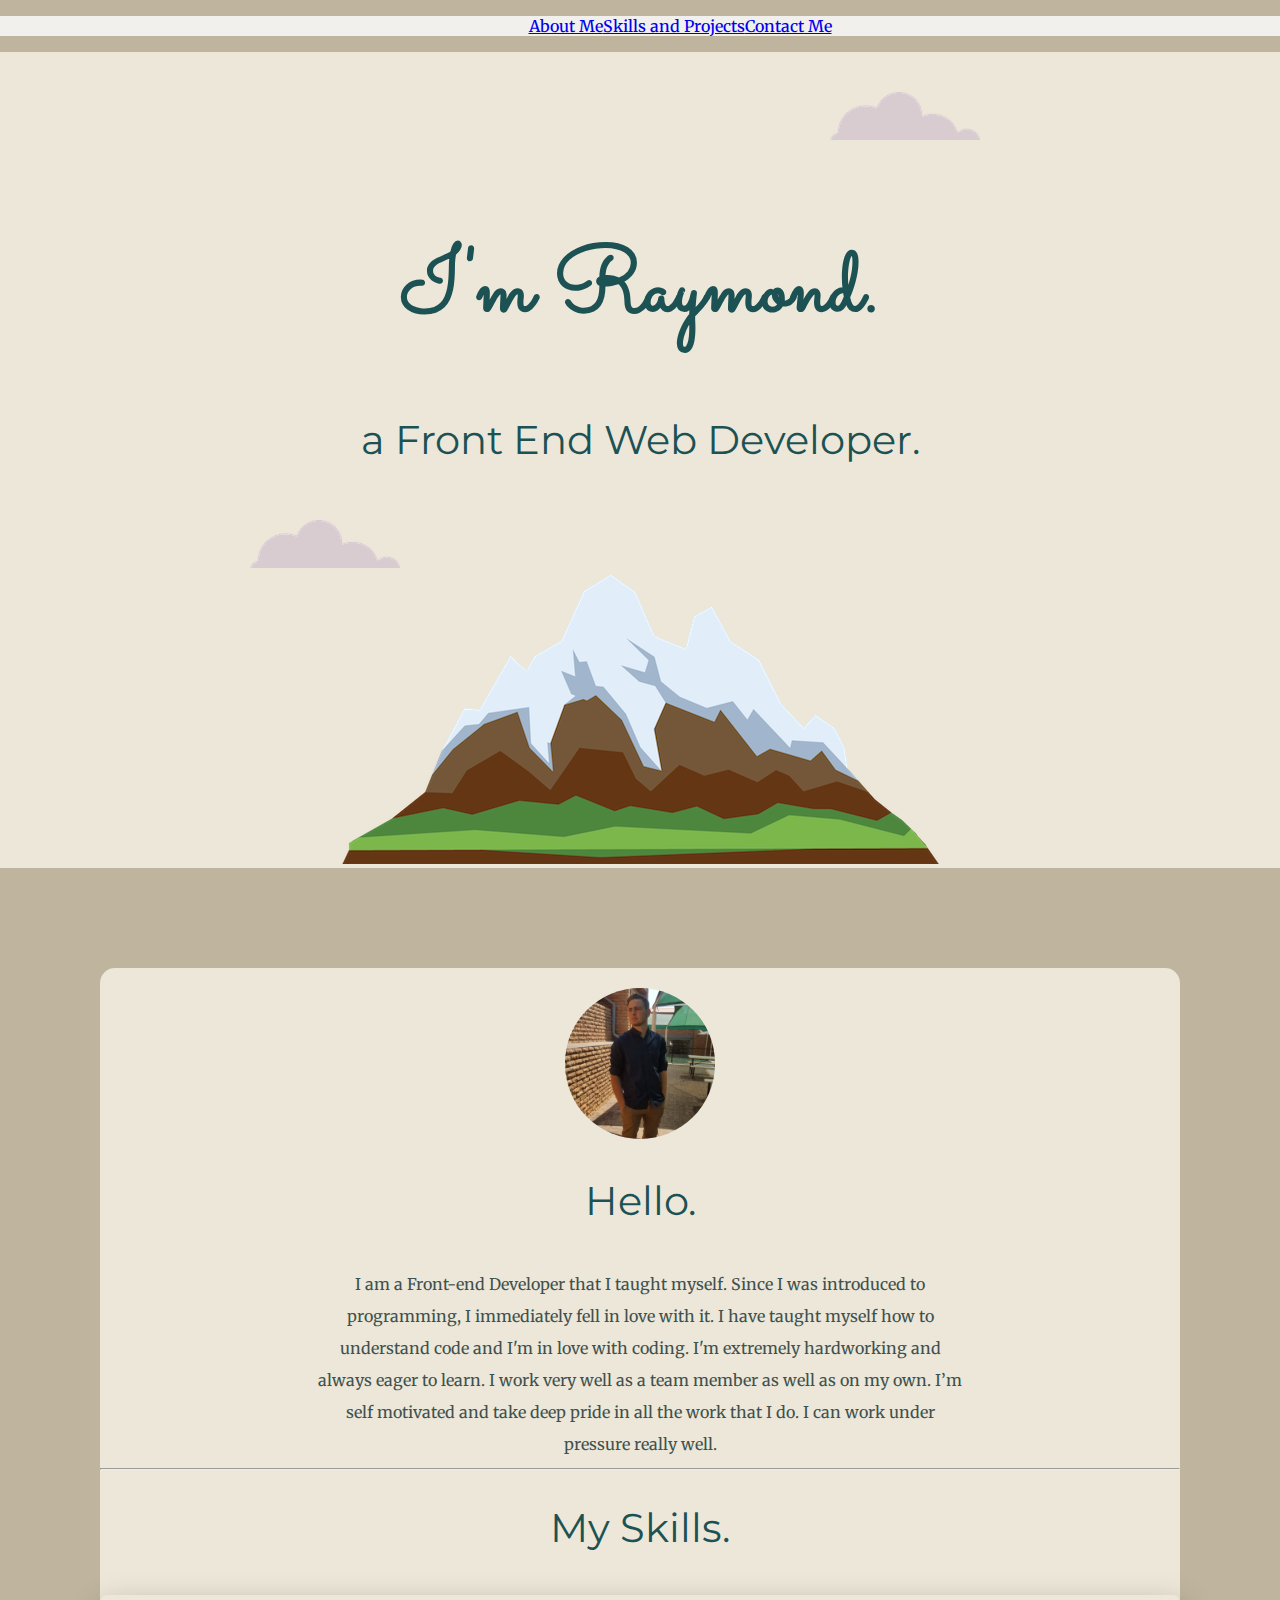
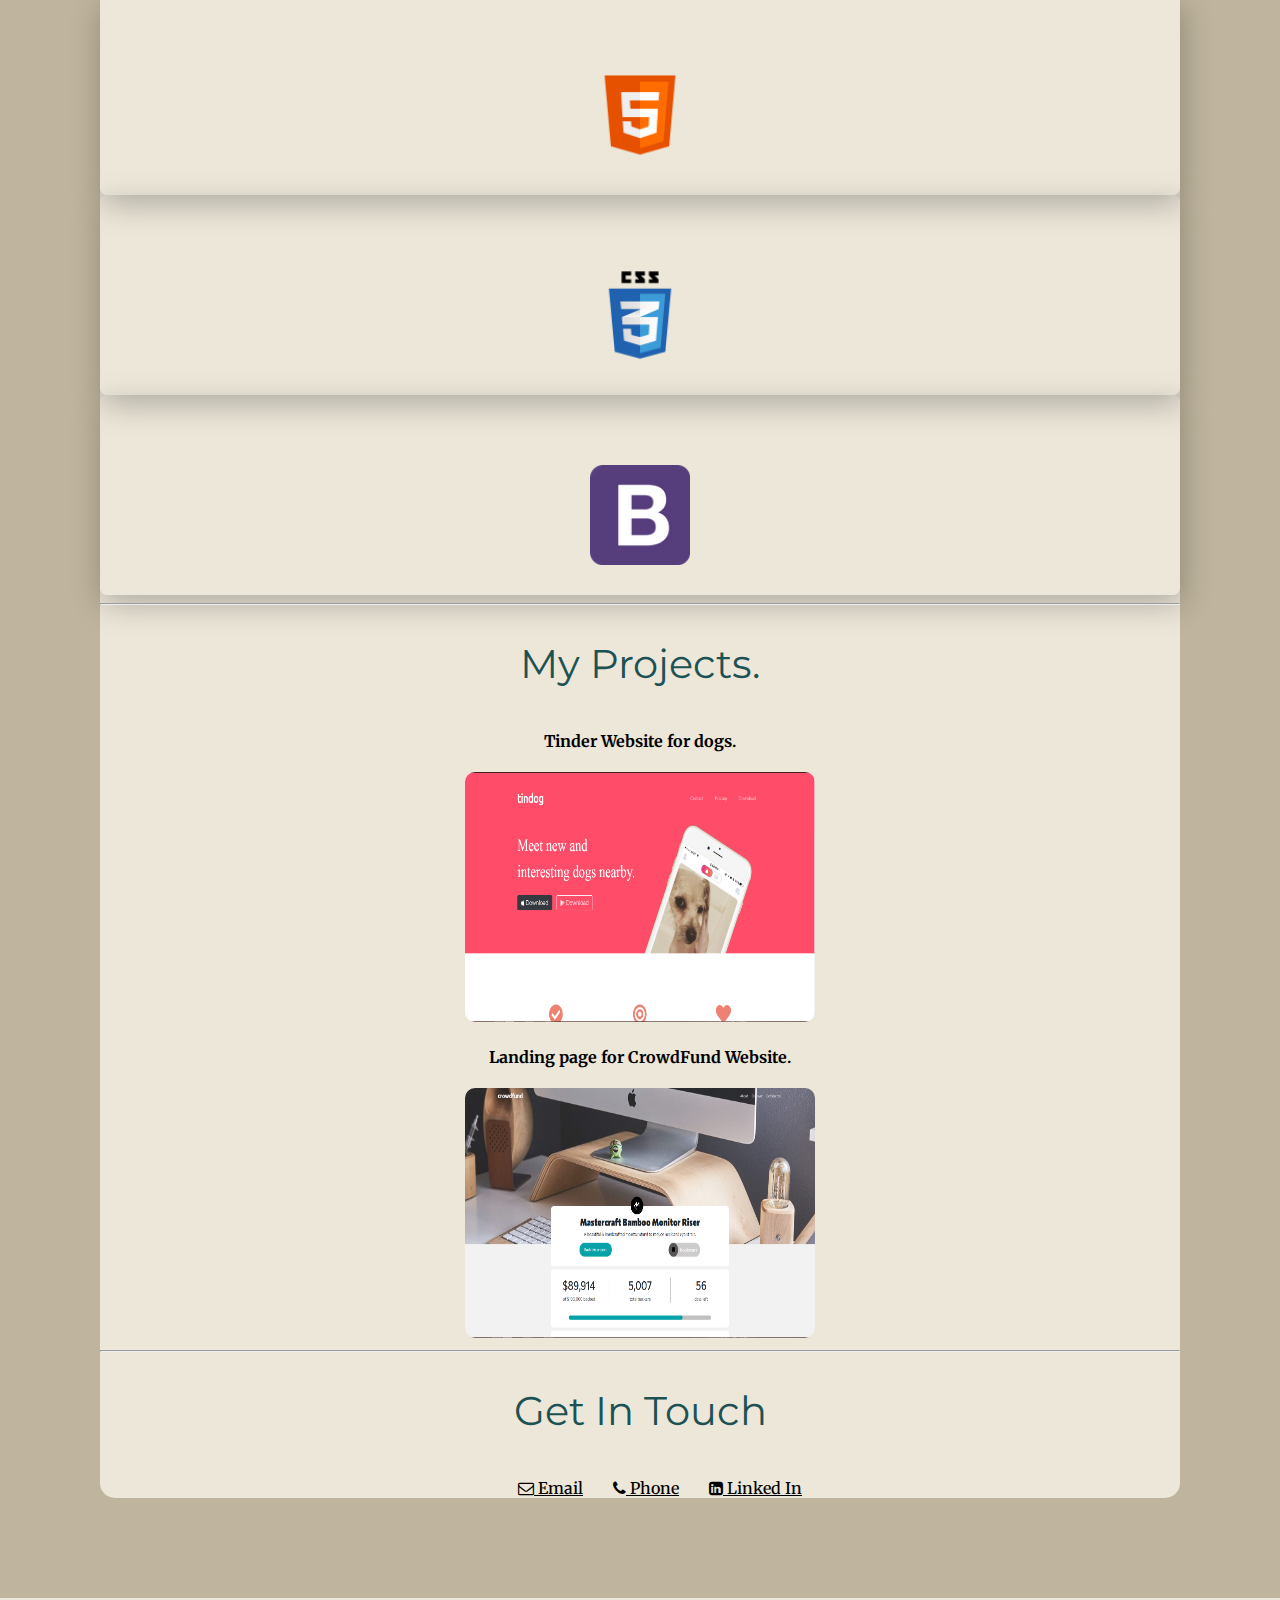
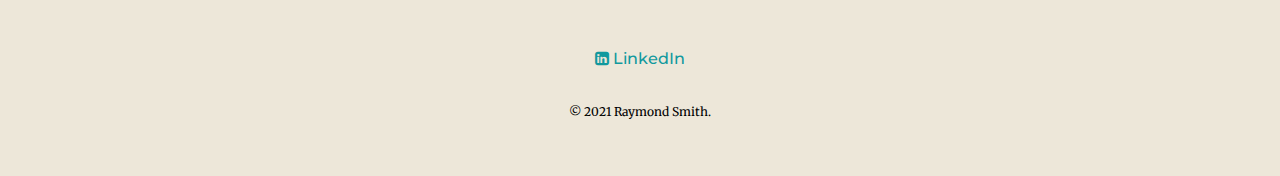
<file: CSS-My site/index.html>
<!DOCTYPE html>
<html lang="en">

<head>
    <meta charset="UTF-8">
    <meta name="viewport" content="width=device-width, initial-scale=1.0">
    <title>Raymond Smith</title>
    <link rel="stylesheet" href="./css/styles.css">
    <link rel="icon" href="./favicon.ico">
    <link rel="stylesheet" href="https://stackpath.bootstrapcdn.com/font-awesome/4.7.0/css/font-awesome.min.css">
    <link rel="preconnect" href="https://fonts.gstatic.com">
    <link href="https://fonts.googleapis.com/css2?family=Merriweather:wght@300&family=Montserrat:wght@0,100;0,200;0,300;0,400;0,500;0,600;0,700&family=Sacramento&display=swap" rel="stylesheet">
    <link rel="stylesheet" href="https://cdn.jsdelivr.net/npm/bootstrap@4.6.0/dist/css/bootstrap.min.css" integrity="sha384-B0vP5xmATw1+K9KRQjQERJvTumQW0nPEzvF6L/Z6nronJ3oUOFUFpCjEUQouq2+l" crossorigin="anonymous">
</head>

<body>

    <!-- Navbar -->

    <nav class="navbar navbar-expand-lg navbar-light bg-transparent fixed-top text-center">
        <div class="collapse navbar-collapse" id="navbarNav">
            <ul class="navbar-nav text-center">
                <li class="nav-item">
                    <a class="nav-link" href="#about-me">About Me</a>
                </li>
                <li class="nav-item">
                    <a class="nav-link" href="#skills-projects">Skills and Projects</a>
                </li>
                <li class="nav-item">
                    <a class="nav-link" href="#">Contact Me</a>
                </li>
            </ul>
        </div>
    </nav>


    <!-- Top_container -->

    <div class="container-fluid top-container">
        <div class="row">
            <div class="col-md-12 text-center">
                <img class="top-cloud" src="images/cloud.png" alt="cloud-img">
                <h1>I'm Raymond.</h1>
                <h2 class="sub-title">a Front End Web Developer.</h2>
                <img class="bottom-cloud" src="images/cloud.png" alt="cloud-img">
                <img class="mountain" src="images/mountain.png" alt="mountain-img">
            </div>
        </div>

    </div>


    <!-- Middle-Container -->

    <div class="container middle-container" id="about-me">
        <div class="row">
            <div class="col-md-12 text-center">
                <div class="profile">
                    <img class="profile-photo" src="images/Raymond Dev.jpg" alt="raymond profile photo">
                    <h2>Hello.</h2>
                    <p class="intro">I am a Front-end Developer that I taught myself. Since I was introduced to programming, I immediately fell in love with it. I have taught myself how to understand code and I'm in love with coding. I'm extremely hardworking and always
                        eager to learn. I work very well as a team member as well as on my own. I’m self motivated and take deep pride in all the work that I do. I can work under pressure really well.</p>
                </div>
                <hr>


                <!-- Skills -->
                <div class="row skills" id="skills-projects">
                    <h2>My Skills.</h2>
                    <div class="card-group">
                        <div class="col-md-4">
                            <div class="card">
                                <img class="img-fluid img-responsive" src="images/html5.png" alt="Card image cap">
                                <div class="card-body">
                                    <h5 class="card-title">HTML 5</h5>
                                </div>
                            </div>
                        </div>
                        <div class="col-md-4">
                            <div class="card">
                                <img class="img-fluid img-responsive" src="images/css.png" alt="Card image cap">
                                <div class="card-body">
                                    <h5 class="card-title">CSS 3</h5>
                                </div>
                            </div>
                        </div>
                        <div class="col-md-4">
                            <div class="card">
                                <img class="img-fluid img-responsive" src="images/bootstrap.png" alt="Card image cap">
                                <div class="card-body">
                                    <h5 class="card-title">Bootstrap 4</h5>
                                </div>
                            </div>
                        </div>
                    </div>
                </div>
                <hr>

                <!-- Projects -->

                <div class="container">
                    <div class="row projects">
                        <div class="col-md-12">
                            <h2>My Projects.</h2>
                        </div>
                        <div class="col-md-6">
                            <h4>Tinder Website for dogs.</h4>
                            <a href="https://tindog1234.netlify.app" target="_blank"> <img class="tindog-image" src="./images/tindog-image.png" alt=""></a>
                        </div>
                        <div class="col-md-6">
                            <h4>Landing page for CrowdFund Website.</h4>
                            <a href="https://crowdfunding101.netlify.app/" target="_blank">
                                <img class="crowdfund-image" src="./images/Crowfund-image.png" alt="">
                            </a>
                        </div>
                    </div>
                </div>
                <hr>

                <!-- Contact -->

                <div class="contact-me">
                    <h2>Get In Touch</h2>
                    <ul>
                        <li>
                            <a class="contact-links" href="mailto:raymondesmith1103@gmail.com"><i class="fa fa-envelope-o"></i> Email</a>
                        </li>
                        <li>
                            <a class="contact-links" href="tel:0664553071"><i class="fa fa-phone"></i> Phone</a>
                        </li>
                        <li>
                            <a class="contact-links" href="https://www.linkedin.com/in/raymond-smith-757544197/" target="_blank"><i class="fa fa-linkedin-square"></i> Linked In</a>
                        </li>
                    </ul>
                </div>
            </div>
        </div>
    </div>

    <!-- Bottom-Container -->

    <div class="container-fluid bottom-container">
        <div class="row">
            <div class="col-md-12 text-center">
                <a class="footer-link" href="https://www.linkedin.com/"><i class="fa fa-linkedin-square"></i> LinkedIn</a>
                <p class="copyright">© 2021 Raymond Smith.</p>
            </div>
        </div>

    </div>


    <script src="https://code.jquery.com/jquery-3.5.1.slim.min.js" integrity="sha384-DfXdz2htPH0lsSSs5nCTpuj/zy4C+OGpamoFVy38MVBnE+IbbVYUew+OrCXaRkfj" crossorigin="anonymous"></script>
    <script src="https://cdn.jsdelivr.net/npm/popper.js@1.16.1/dist/umd/popper.min.js" integrity="sha384-9/reFTGAW83EW2RDu2S0VKaIzap3H66lZH81PoYlFhbGU+6BZp6G7niu735Sk7lN" crossorigin="anonymous"></script>
    <script src="https://cdn.jsdelivr.net/npm/bootstrap@4.6.0/dist/js/bootstrap.min.js" integrity="sha384-+YQ4JLhjyBLPDQt//I+STsc9iw4uQqACwlvpslubQzn4u2UU2UFM80nGisd026JF" crossorigin="anonymous"></script>
</body>

</html>
</file>
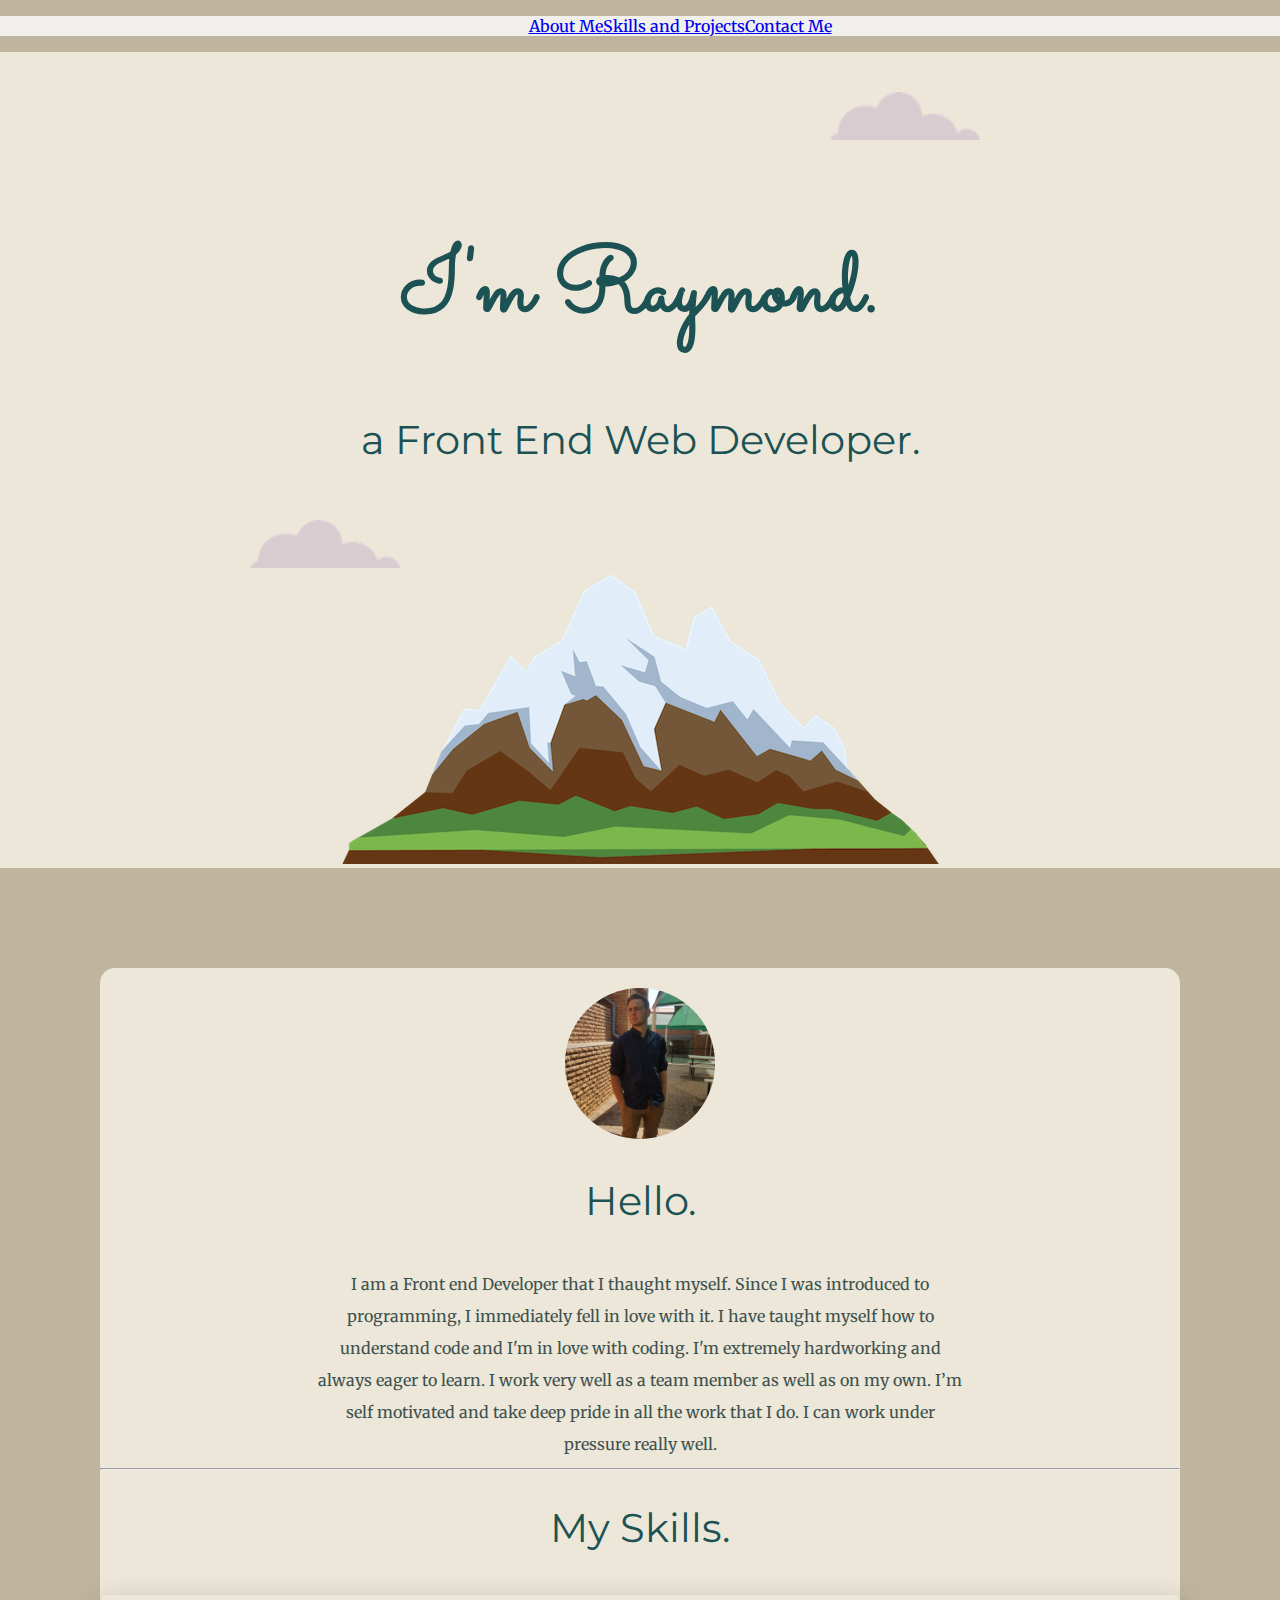
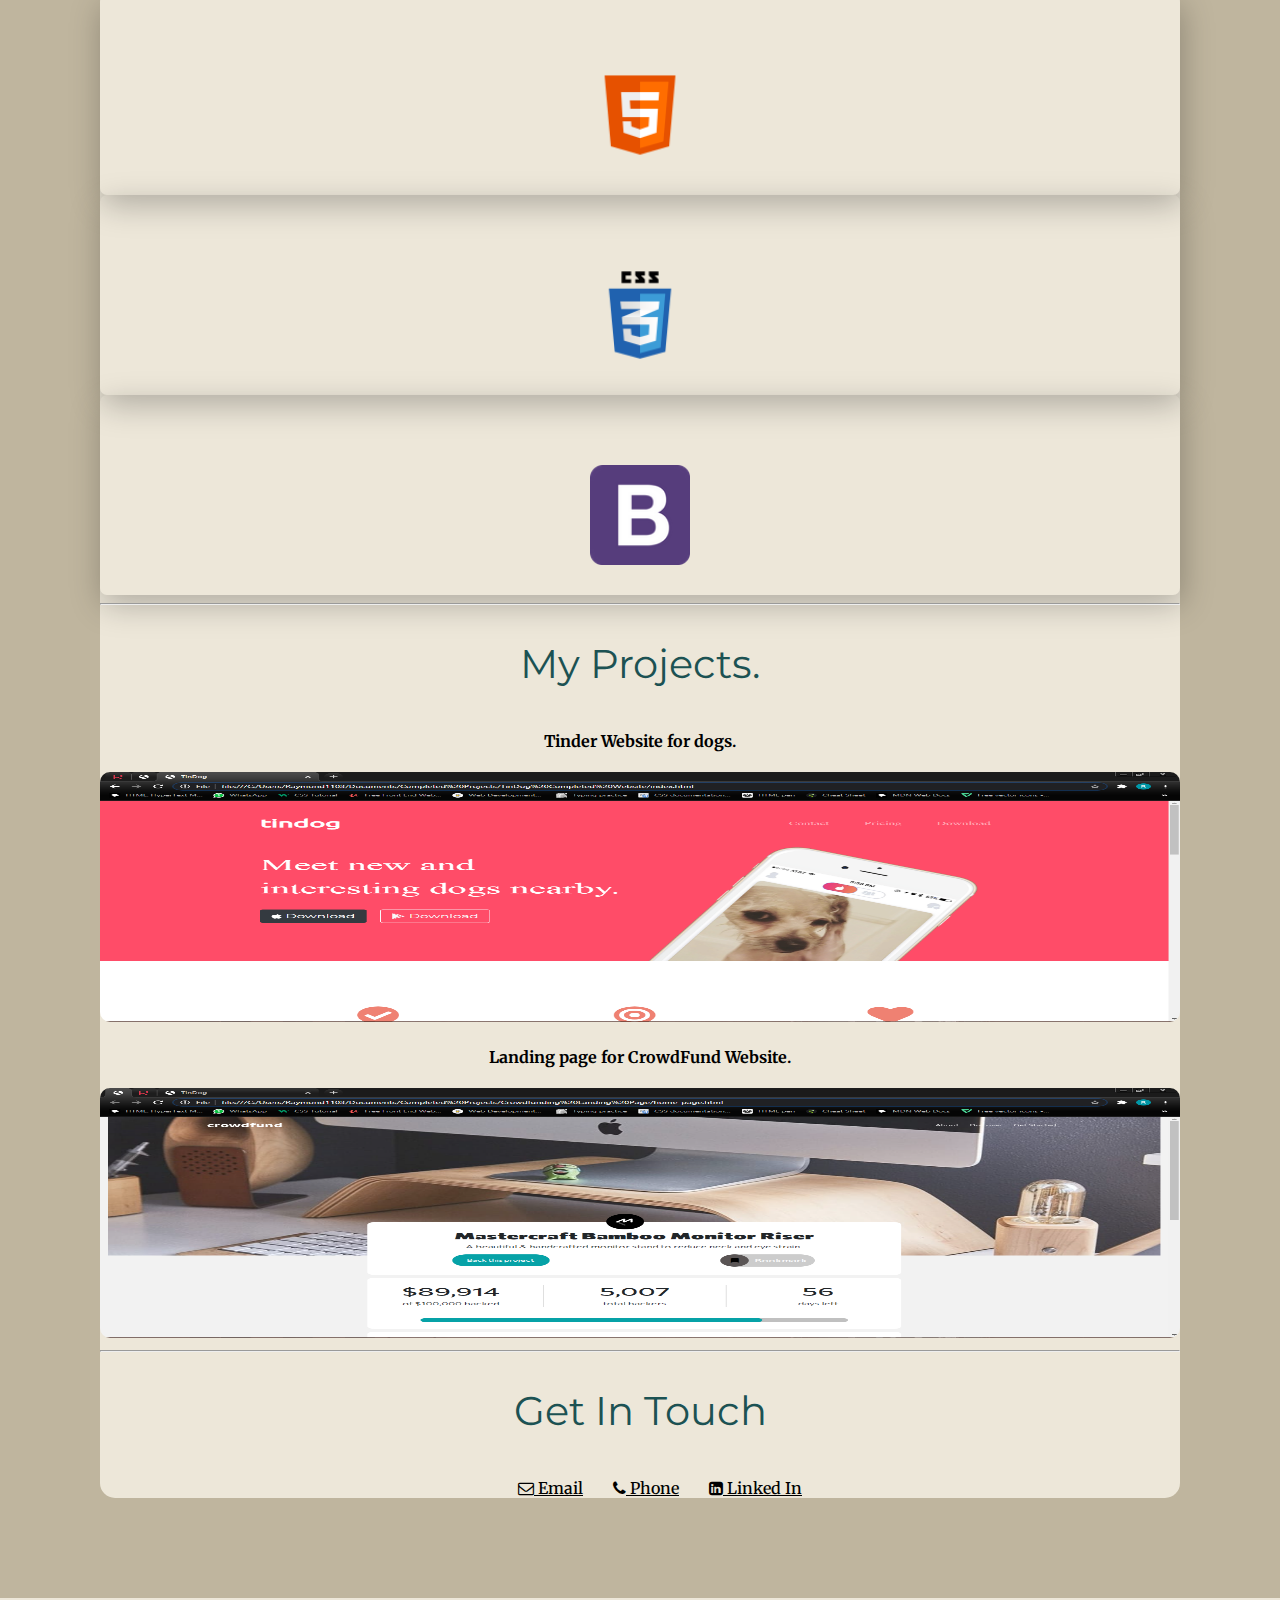
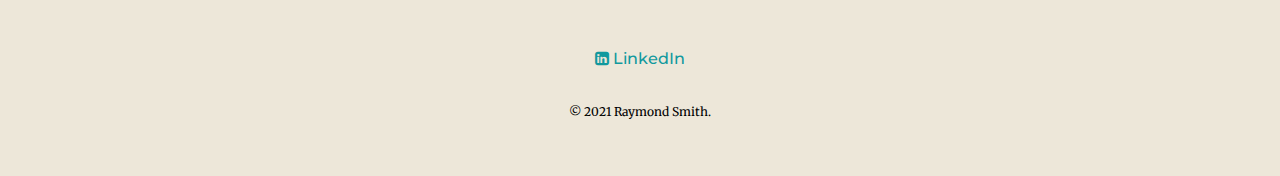
<file: CSS-My site/CSS-My site/index.html>
<!DOCTYPE html>
<html lang="en">

<head>
    <meta charset="UTF-8">
    <meta name="viewport" content="width=device-width, initial-scale=1.0">
    <title>Raymond Smith</title>
    <link rel="stylesheet" href="./css/styles.css">
    <link rel="icon" href="./favicon.ico">
    <link rel="stylesheet" href="https://stackpath.bootstrapcdn.com/font-awesome/4.7.0/css/font-awesome.min.css">
    <link rel="preconnect" href="https://fonts.gstatic.com">
    <link href="https://fonts.googleapis.com/css2?family=Merriweather:wght@300&family=Montserrat:wght@0,100;0,200;0,300;0,400;0,500;0,600;0,700&family=Sacramento&display=swap" rel="stylesheet">
    <link rel="stylesheet" href="https://cdn.jsdelivr.net/npm/bootstrap@4.6.0/dist/css/bootstrap.min.css" integrity="sha384-B0vP5xmATw1+K9KRQjQERJvTumQW0nPEzvF6L/Z6nronJ3oUOFUFpCjEUQouq2+l" crossorigin="anonymous">
</head>

<body>

    <!-- Navbar -->

    <nav class="navbar navbar-expand-lg navbar-light  fixed-top text-center">
        <div class="collapse navbar-collapse" id="navbarNav">
            <ul class="navbar-nav text-center">
                <li class="nav-item">
                    <a class="nav-link" href="#about-me">About Me</a>
                </li>
                <li class="nav-item">
                    <a class="nav-link" href="#skills-projects">Skills and Projects</a>
                </li>
                <li class="nav-item">
                    <a class="nav-link" href="#">Contact Me</a>
                </li>
            </ul>
        </div>
    </nav>


    <!-- Top_container -->

    <div class="container-fluid top-container">
        <div class="row">
            <div class="col-md-12 text-center">
                <img class="top-cloud" src="images/cloud.png" alt="cloud-img">
                <h1>I'm Raymond.</h1>
                <h2 class="sub-title">a Front End Web Developer.</h2>
                <img class="bottom-cloud" src="images/cloud.png" alt="cloud-img">
                <img class="mountain" src="images/mountain.png" alt="mountain-img">
            </div>
        </div>

    </div>


    <!-- Middle-Container -->

    <div class="container middle-container" id="about-me">
        <div class="row">
            <div class="col-md-12 text-center">
                <div class="profile">
                    <img class="profile-photo" src="images/Raymond Dev.jpg" alt="raymond profile photo">
                    <h2>Hello.</h2>
                    <p class="intro">I am a Front end Developer that I thaught myself. Since I was introduced to programming, I immediately fell in love with it. I have taught myself how to understand code and I'm in love with coding. I'm extremely hardworking and always
                        eager to learn. I work very well as a team member as well as on my own. I’m self motivated and take deep pride in all the work that I do. I can work under pressure really well.</p>
                </div>
                <hr>


                <!-- Skills -->
                <div class="row skills" id="skills-projects">
                    <h2>My Skills.</h2>
                    <div class="card-group">
                        <div class="col-md-4">
                            <div class="card">
                                <img class="img-fluid img-responsive" src="images/html5.png" alt="Card image cap">
                                <div class="card-body">
                                    <h5 class="card-title">HTML 5</h5>
                                </div>
                            </div>
                        </div>
                        <div class="col-md-4">
                            <div class="card">
                                <img class="img-fluid img-responsive" src="images/css.png" alt="Card image cap">
                                <div class="card-body">
                                    <h5 class="card-title">CSS 3</h5>
                                </div>
                            </div>
                        </div>
                        <div class="col-md-4">
                            <div class="card">
                                <img class="img-fluid img-responsive" src="images/bootstrap.png" alt="Card image cap">
                                <div class="card-body">
                                    <h5 class="card-title">Bootstrap 4</h5>
                                </div>
                            </div>
                        </div>
                    </div>
                </div>
                <hr>

                <!-- Projects -->

                <div class="container">
                    <div class="row projects">
                        <div class="col-md-12">
                            <h2>My Projects.</h2>
                        </div>
                        <div class="col-md-6">
                            <h4>Tinder Website for dogs.</h4>
                            <img class="tindog-image" src="./images/tindog-image.png" alt="">
                        </div>
                        <div class="col-md-6">
                            <h4>Landing page for CrowdFund Website.</h4>
                            <img class="crowdfund-image" src="./images/Crowfund-image.png" alt="">
                        </div>
                    </div>
                </div>
                <hr>

                <!-- Contact -->

                <div class="contact-me">
                    <h2>Get In Touch</h2>
                    <ul>
                        <li>
                            <a class="contact-links" href="mailto:raymondesmith1103@gmail.com"><i class="fa fa-envelope-o"></i> Email</a>
                        </li>
                        <li>
                            <a class="contact-links" href="tel:0664553071"><i class="fa fa-phone"></i> Phone</a>
                        </li>
                        <li>
                            <a class="contact-links" href="https://www.linkedin.com/in/raymond-smith-757544197/" target="_blank"><i class="fa fa-linkedin-square"></i> Linked In</a>
                        </li>
                    </ul>
                </div>
            </div>
        </div>
    </div>

    <!-- Bottom-Container -->

    <div class="container-fluid bottom-container">
        <div class="row">
            <div class="col-md-12 text-center">
                <a class="footer-link" href="https://www.linkedin.com/"><i class="fa fa-linkedin-square"></i> LinkedIn</a>
                <p class="copyright">© 2021 Raymond Smith.</p>
            </div>
        </div>

    </div>


    <script src="https://code.jquery.com/jquery-3.5.1.slim.min.js" integrity="sha384-DfXdz2htPH0lsSSs5nCTpuj/zy4C+OGpamoFVy38MVBnE+IbbVYUew+OrCXaRkfj" crossorigin="anonymous"></script>
    <script src="https://cdn.jsdelivr.net/npm/popper.js@1.16.1/dist/umd/popper.min.js" integrity="sha384-9/reFTGAW83EW2RDu2S0VKaIzap3H66lZH81PoYlFhbGU+6BZp6G7niu735Sk7lN" crossorigin="anonymous"></script>
    <script src="https://cdn.jsdelivr.net/npm/bootstrap@4.6.0/dist/js/bootstrap.min.js" integrity="sha384-+YQ4JLhjyBLPDQt//I+STsc9iw4uQqACwlvpslubQzn4u2UU2UFM80nGisd026JF" crossorigin="anonymous"></script>
</body>

</html>
</file>
<file: CSS-My site/css/styles.css>
body {
    background-color: #BFB59E !important;
    margin: 0;
    text-align: center;
    font-family: 'Merriweather', serif;
}


h1 {
    font-size: 5.625rem;
    line-height: 2;
    margin: 50px auto 0 auto;
    font-family: 'Sacramento', cursive;
    color: #1C5253;
}

h2 {
    font-size: 2.5rem;
    font-family: 'Montserrat', sans-serif;
    color: #1C5253;
    padding-bottom: 10px;
    font-weight: 400 !important;
}

h3 {
    font-family: 'Montserrat', sans-serif;
    color: #11999E;
}

p {
    line-height: 2;
}


/* hr {
    border: dotted;
    border-width: 5px;
    border-bottom: none;
    width: 4%;
    color: #EAF6F6;
    margin: 100px auto;
} */


/* Navbar */
.navbar {
    background: rgba(255,255,255, 0.8) !important;
    margin-top: 0;
}

.navbar-nav {
    width: 100%;
    display: flex;
    justify-content: center;
}

a {
    font-weight: 500;
}


/* Top-Container */

.top-container {
    background-color: #EDE7D9;
    position: relative;
    padding-top: 100px;
}

.top-cloud {
    position: absolute;
    right: 300px;
    top: 40px;
}

.bottom-cloud {
    position: absolute;
    left: 250px;
    bottom: 300px;
}

.sub-title {
    font-weight: normal;
}


/* Middle-Container */

.middle-container {
    border-radius: 15px;
    padding-top: 20px;
    margin: 100px;
    background-color: #EDE7D9;
}

.profile-photo {
    width: 150px;
    border-radius: 100%;
}

.intro {
    width: 60%;
    margin: auto;
    color: #40514E;
}


/* Bottom-Container */

.bottom-container {
    background-color: #EDE7D9;
    padding: 50px 0 20px;
}

.code-img {
    width: 25%;
    border-radius: 100%;
    float: left;
    margin-right: 30px;
}

.skills {
    display: block !important;
}

.skills .card {
    display: flex;
    justify-content: center;
    height: 200px;
    border-radius: 7px;
    align-items: center;
    box-shadow: 2px 10px 32px 0px rgba(0, 0, 0, 0.26);
    -webkit-box-shadow: 2px 10px 32px 0px rgba(0, 0, 0, 0.26);
    -moz-box-shadow: 2px 10px 32px 0px rgba(0, 0, 0, 0.26);
    border: none;
}

.skills .card img {
    width: 100px;
    position: absolute;
    left: 50%;
    transform: translate(-50%, 20px);
}


/* Projects */

.tindog-image {
    height: 250px;
    width: 350px;
    border-radius: 10px;
}

.crowdfund-image {
    height: 250px;
    width: 350px;
    border-radius: 10px;
}

@media(max-width: 986px) {
    .mountain {
        display: none !important;
    }
    .bottom-cloud {
        left: 195px;
        bottom: 170px;
    }
    .profile-photo {
        margin-bottom: 20px;
    }
    .intro {
        width: 80%  !important;
    }
    .skills .col-md-4:not(:last-child) {
        margin-bottom: 20px;
    }
    
    .projects .col-md-6 {
        margin-bottom: 30px;    
    }
    .tindog-image,
    .crowdfund-image {
        width: 100%;   
    }    
}
.contact-me ul {
    display: flex;
    justify-content: center;
}
.contact-me ul li:not(:last-child) {
    margin-right: 30px;
}

/* contact-me */

.contact-links {
    color: #000;
}

ul {
    list-style-type: none;
}


/* Footer */

.copyright {
    color: #000;
    font-size: 0.75rem;
    padding: 20px 0;
}

.footer-link {
    color: #11999E;
    font-family: 'Montserrat', sans-serif;
    margin: 10px 20px;
    text-decoration: none;
}

.footer-link:hover {
    color: #eaf6f6;
}
</file>
<file: CSS-My site/CSS-My site/css/styles.css>
body {
    background-color: #BFB59E !important;
    margin: 0;
    text-align: center;
    font-family: 'Merriweather', serif;
}

h1 {
    font-size: 5.625rem;
    line-height: 2;
    margin: 50px auto 0 auto;
    font-family: 'Sacramento', cursive;
    color: #1C5253;
}

h2 {
    font-size: 2.5rem;
    font-family: 'Montserrat', sans-serif;
    color: #1C5253;
    padding-bottom: 10px;
    font-weight: 400 !important;
}

h3 {
    font-family: 'Montserrat', sans-serif;
    color: #11999E;
}

p {
    line-height: 2;
}


/* hr {
    border: dotted;
    border-width: 5px;
    border-bottom: none;
    width: 4%;
    color: #EAF6F6;
    margin: 100px auto;
} */


/* Navbar */
.navbar {
    background: rgba(255,255,255, 0.8) !important;
    margin-top: 0;
}
.navbar-nav {
    width: 100%;
    display: flex;
    justify-content: center;
}

a {
    font-weight: 500;
}


/* Top-Container */

.top-container {
    background-color: #EDE7D9;
    position: relative;
    padding-top: 100px;
}

.top-cloud {
    position: absolute;
    right: 300px;
    top: 40px;
}

.bottom-cloud {
    position: absolute;
    left: 250px;
    bottom: 300px;
}


.sub-title {
    font-weight: normal;
}
@media(max-width: 986px) {
    .mountain {
        display: none !important;
    }
    .bottom-cloud {
        left: 195px;
        bottom: 170px;
    }
    .profile-photo {
        margin-bottom: 20px;
    }
    .intro {
        width: 80%  !important;
    }
    .skills .col-md-4:not(:last-child) {
        margin-bottom: 20px;
    }
    
    .projects .col-md-6 {
        margin-bottom: 30px;  
    }
}
.contact-me ul {
    display: flex;
    justify-content: center;
}
.contact-me ul li:not(:last-child) {
    margin-right: 30px;
}

/* Middle-Container */

.middle-container {
    border-radius: 15px;
    padding-top: 20px;
    margin: 100px;
    background-color: #EDE7D9;
}

.profile-photo {
    width: 150px;
    border-radius: 100%;
}

.intro {
    width: 60%;
    margin: auto;
    color: #40514E;
}


/* Bottom-Container */

.bottom-container {
    background-color: #EDE7D9;
    padding: 50px 0 20px;
}

.code-img {
    width: 25%;
    border-radius: 100%;
    float: left;
    margin-right: 30px;
}

.skills {
    display: block !important;
}

.skills .card {
    display: flex;
    justify-content: center;
    height: 200px;
    border-radius: 7px;
    align-items: center;
    box-shadow: 2px 10px 32px 0px rgba(0, 0, 0, 0.26);
    -webkit-box-shadow: 2px 10px 32px 0px rgba(0, 0, 0, 0.26);
    -moz-box-shadow: 2px 10px 32px 0px rgba(0, 0, 0, 0.26);
    border: none;
}

.skills .card img {
    width: 100px;
    position: absolute;
    left: 50%;
    transform: translate(-50%, 20px);
}


/* Projects */

.tindog-image {
    height: 250px;
    width: 100%;
    border-radius: 10px;
}

.crowdfund-image {
    height: 250px;
    width: 100%;
    border-radius: 10px;
}


/* contact-me */

.contact-links {
    color: #000;
}

ul {
    list-style-type: none;
}


/* Footer */

.copyright {
    color: #000;
    font-size: 0.75rem;
    padding: 20px 0;
}

.footer-link {
    color: #11999E;
    font-family: 'Montserrat', sans-serif;
    margin: 10px 20px;
    text-decoration: none;
}

.footer-link:hover {
    color: #eaf6f6;
}
</file>
